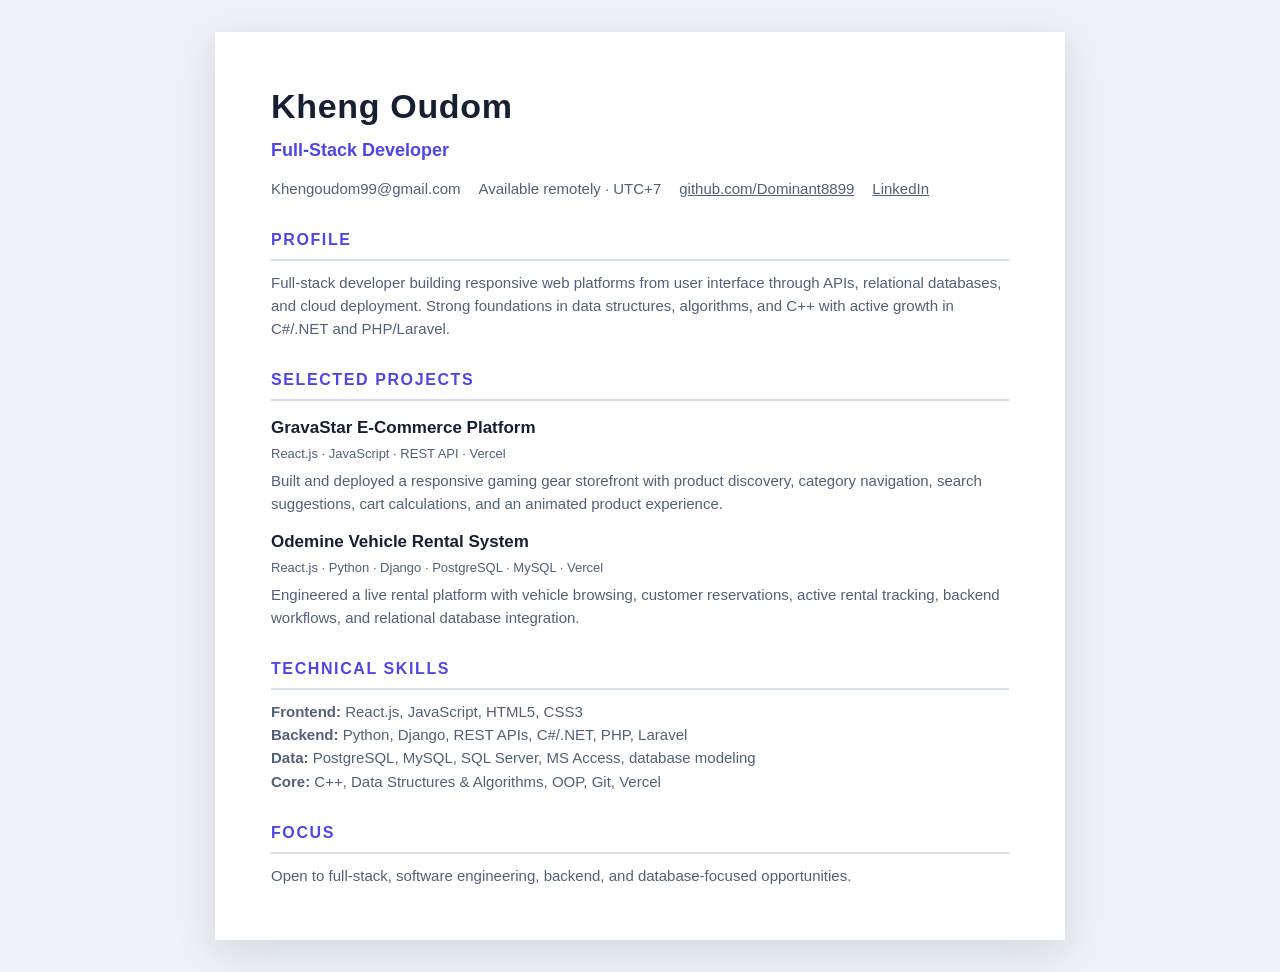
<file: assets/Kheng-Oudom-Resume.html>
<!doctype html>
<html lang="en">
  <head>
    <meta charset="UTF-8" />
    <meta name="viewport" content="width=device-width, initial-scale=1.0" />
    <title>Kheng Oudom | Full-Stack Developer Resume</title>
    <style>
      :root {
        --ink: #172033;
        --muted: #526078;
        --accent: #4f46e5;
        --line: #d9dfeb;
      }
      * {
        box-sizing: border-box;
      }
      body {
        margin: 0;
        color: var(--ink);
        font:
          15px/1.55 Arial,
          sans-serif;
        background: #eef1f7;
      }
      main {
        max-width: 850px;
        margin: 32px auto;
        padding: 48px 56px;
        background: #fff;
        box-shadow: 0 12px 40px rgba(23, 32, 51, 0.12);
      }
      h1 {
        margin: 0;
        font-size: 34px;
        letter-spacing: 0.02em;
      }
      h2 {
        margin: 28px 0 10px;
        padding-bottom: 6px;
        color: var(--accent);
        border-bottom: 2px solid var(--line);
        font-size: 16px;
        text-transform: uppercase;
        letter-spacing: 0.1em;
      }
      h3 {
        margin: 14px 0 2px;
        font-size: 17px;
      }
      p {
        margin: 5px 0;
        color: var(--muted);
      }
      .role {
        margin: 4px 0 12px;
        color: var(--accent);
        font-size: 18px;
        font-weight: bold;
      }
      .contact {
        display: flex;
        flex-wrap: wrap;
        gap: 8px 18px;
        margin-top: 8px;
        color: var(--muted);
      }
      .contact a {
        color: inherit;
      }
      .skills {
        color: var(--muted);
      }
      .item {
        margin-bottom: 14px;
      }
      .meta {
        color: var(--muted);
        font-size: 13px;
      }
      @media print {
        body {
          background: #fff;
        }
        main {
          margin: 0;
          padding: 24px;
          box-shadow: none;
        }
      }
      @media (max-width: 600px) {
        main {
          margin: 0;
          padding: 28px 22px;
        }
        .contact {
          display: block;
        }
        .contact span {
          display: block;
        }
      }
    </style>
  </head>
  <body>
    <main>
      <h1>Kheng Oudom</h1>
      <div class="role">Full-Stack Developer</div>
      <div class="contact">
        <span>Khengoudom99@gmail.com</span>
        <span>Available remotely · UTC+7</span>
        <span
          ><a href="https://github.com/Dominant8899"
            >github.com/Dominant8899</a
          ></span
        >
        <span
          ><a href="https://www.linkedin.com/in/kheng-oudom-ek-6b63ba433/"
            >LinkedIn</a
          ></span
        >
      </div>

      <h2>Profile</h2>
      <p>
        Full-stack developer building responsive web platforms from user
        interface through APIs, relational databases, and cloud deployment.
        Strong foundations in data structures, algorithms, and C++ with active
        growth in C#/.NET and PHP/Laravel.
      </p>

      <h2>Selected Projects</h2>
      <div class="item">
        <h3>GravaStar E-Commerce Platform</h3>
        <div class="meta">React.js · JavaScript · REST API · Vercel</div>
        <p>
          Built and deployed a responsive gaming gear storefront with product
          discovery, category navigation, search suggestions, cart calculations,
          and an animated product experience.
        </p>
      </div>
      <div class="item">
        <h3>Odemine Vehicle Rental System</h3>
        <div class="meta">
          React.js · Python · Django · PostgreSQL · MySQL · Vercel
        </div>
        <p>
          Engineered a live rental platform with vehicle browsing, customer
          reservations, active rental tracking, backend workflows, and
          relational database integration.
        </p>
      </div>

      <h2>Technical Skills</h2>
      <p class="skills">
        <strong>Frontend:</strong> React.js, JavaScript, HTML5, CSS3<br /><strong
          >Backend:</strong
        >
        Python, Django, REST APIs, C#/.NET, PHP, Laravel<br /><strong
          >Data:</strong
        >
        PostgreSQL, MySQL, SQL Server, MS Access, database modeling<br /><strong
          >Core:</strong
        >
        C++, Data Structures &amp; Algorithms, OOP, Git, Vercel
      </p>

      <h2>Focus</h2>
      <p>
        Open to full-stack, software engineering, backend, and database-focused
        opportunities.
      </p>
    </main>
  </body>
</html>
</file>
